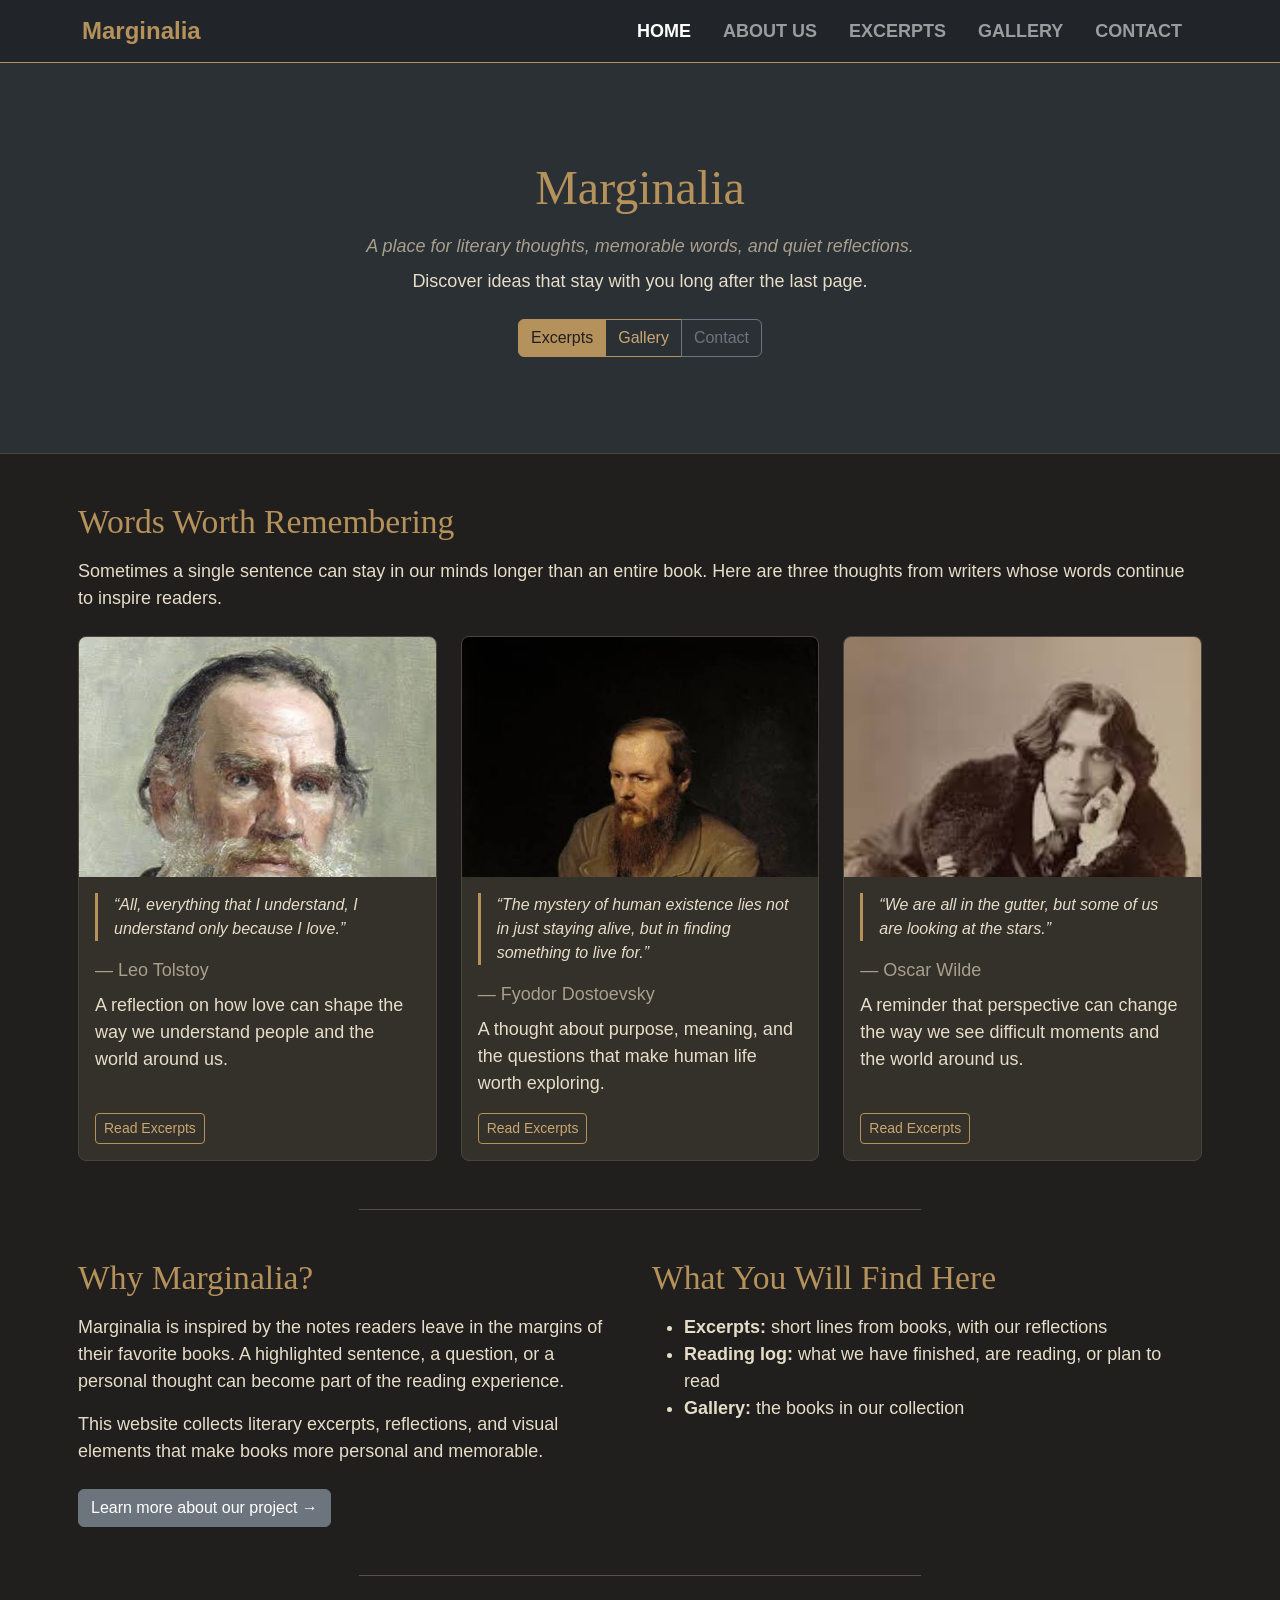
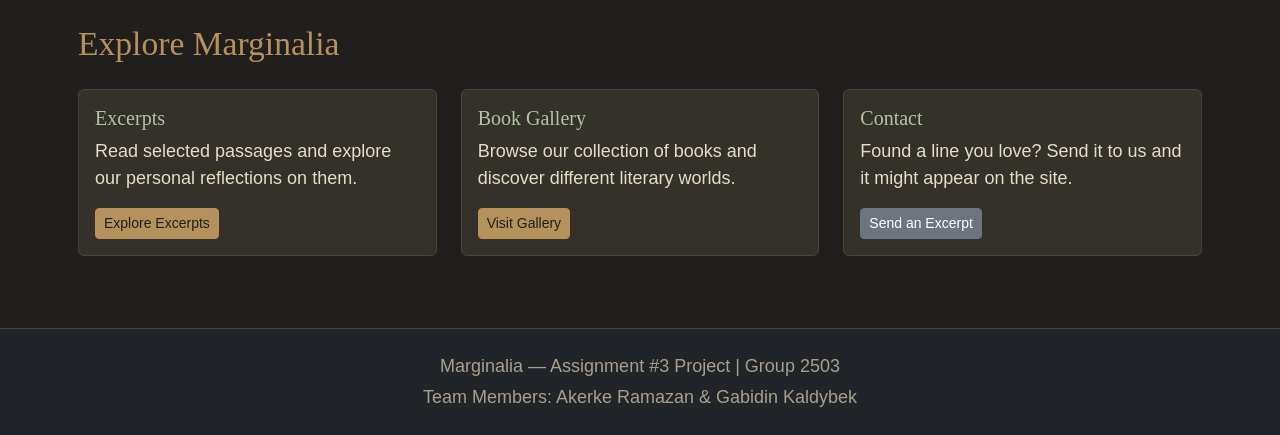
<file: Assignment3WEB/index.html>
<!DOCTYPE html>
<html lang="en" data-bs-theme="dark">
<head>
  <meta charset="UTF-8">
  <meta name="viewport" content="width=device-width, initial-scale=1.0">
  <title>Marginalia — A Place for Literary Thoughts</title>
  <meta name="description" content="Marginalia is a literary space for quotes, reflections, excerpts, and ideas from books.">
  
  <link href="https://cdn.jsdelivr.net/npm/bootstrap@5.3.3/dist/css/bootstrap.min.css" rel="stylesheet">
  <link rel="stylesheet" href="css/style.css">
</head>
<body>
  <a class="visually-hidden-focusable p-2" href="#main">Skip to main content</a>

  <header class="sticky-top">
    <nav class="navbar navbar-expand-lg bg-dark border-bottom border-primary" data-bs-theme="dark" aria-label="Main navigation">
      <div class="container">
        <a class="navbar-brand fw-bold text-primary fs-4" href="index.html">Marginalia</a>
        <button class="navbar-toggler" type="button" data-bs-toggle="collapse"
                data-bs-target="#mainNav" aria-controls="mainNav" aria-expanded="false"
                aria-label="Toggle navigation">
          <span class="navbar-toggler-icon"></span>
        </button>
        <div class="collapse navbar-collapse" id="mainNav">
          <ul class="navbar-nav ms-auto mb-2 mb-lg-0">
          <li class="nav-item"><a class="nav-link text-uppercase small fw-semibold px-lg-3 active" aria-current="page" href="index.html">Home</a></li>
          <li class="nav-item"><a class="nav-link text-uppercase small fw-semibold px-lg-3" href="about.html">About Us</a></li>
          <li class="nav-item"><a class="nav-link text-uppercase small fw-semibold px-lg-3" href="excerpts.html">Excerpts</a></li>
          <li class="nav-item"><a class="nav-link text-uppercase small fw-semibold px-lg-3" href="gallery.html">Gallery</a></li>
          <li class="nav-item"><a class="nav-link text-uppercase small fw-semibold px-lg-3" href="contact.html">Contact</a></li>
          </ul>
        </div>
      </div>
    </nav>
  </header>

  <section class="text-center bg-body-tertiary border-bottom py-5 px-3">
    <div class="container py-lg-5">
      <h1 class="mb-3">Marginalia</h1>
      <p class="fst-italic text-body-secondary mb-2">A place for literary thoughts, memorable words, and quiet reflections.</p>
      <p class="mb-4">Discover ideas that stay with you long after the last page.</p>
      <div class="btn-group" role="group" aria-label="Quick links">
        <a href="excerpts.html" class="btn btn-primary">Excerpts</a>
        <a href="gallery.html" class="btn btn-outline-primary">Gallery</a>
        <a href="contact.html" class="btn btn-outline-secondary">Contact</a>
      </div>
    </div>
  </section>

  <main id="main" class="container py-4 px-sm-2">

    <section class="mt-lg-4">
      <h2 class="mb-3">Words Worth Remembering</h2>
      <p class="mb-4">Sometimes a single sentence can stay in our minds longer than an entire book. Here are three thoughts from writers whose words continue to inspire readers.</p>
      <div class="mq-card-group">
      <article class="mq-card">
        <img src="images/leo-tolstoy.jpg" alt="Portrait of Leo Tolstoy">
        <div class="p-3 d-flex flex-column flex-grow-1">
          <blockquote class="border-start border-3 border-primary ps-3 mb-3 fst-italic">&ldquo;All, everything that I understand, I understand only because I love.&rdquo;</blockquote>
          <p class="text-body-secondary mb-2">— Leo Tolstoy</p>
          <p class="mb-3">A reflection on how love can shape the way we understand people and the world around us.</p>
          <a href="excerpts.html" class="btn btn-outline-primary btn-sm mt-auto align-self-start">Read Excerpts</a>
        </div>
      </article>
      <article class="mq-card">
        <img src="images/fyodor-dostoevsky.jpg" alt="Portrait of Fyodor Dostoevsky">
        <div class="p-3 d-flex flex-column flex-grow-1">
          <blockquote class="border-start border-3 border-primary ps-3 mb-3 fst-italic">&ldquo;The mystery of human existence lies not in just staying alive, but in finding something to live for.&rdquo;</blockquote>
          <p class="text-body-secondary mb-2">— Fyodor Dostoevsky</p>
          <p class="mb-3">A thought about purpose, meaning, and the questions that make human life worth exploring.</p>
          <a href="excerpts.html" class="btn btn-outline-primary btn-sm mt-auto align-self-start">Read Excerpts</a>
        </div>
      </article>
      <article class="mq-card">
        <img src="images/oscar-wilde.jpg" alt="Portrait of Oscar Wilde">
        <div class="p-3 d-flex flex-column flex-grow-1">
          <blockquote class="border-start border-3 border-primary ps-3 mb-3 fst-italic">&ldquo;We are all in the gutter, but some of us are looking at the stars.&rdquo;</blockquote>
          <p class="text-body-secondary mb-2">— Oscar Wilde</p>
          <p class="mb-3">A reminder that perspective can change the way we see difficult moments and the world around us.</p>
          <a href="excerpts.html" class="btn btn-outline-primary btn-sm mt-auto align-self-start">Read Excerpts</a>
        </div>
      </article>
      </div>
    </section>

    <hr class="my-5 mx-auto w-50">

    <div class="row g-4">
      <section class="col-12 col-lg-6">
        <h2 class="mb-3">Why Marginalia?</h2>
        <p>Marginalia is inspired by the notes readers leave in the margins of their favorite books. A highlighted sentence, a question, or a personal thought can become part of the reading experience.</p>
        <p class="mb-4">This website collects literary excerpts, reflections, and visual elements that make books more personal and memorable.</p>
        <a href="about.html" class="btn btn-secondary">Learn more about our project →</a>
      </section>
      <section class="col-12 col-lg-6">
        <h2 class="mb-3">What You Will Find Here</h2>
        <ul>
          <li><strong>Excerpts:</strong> short lines from books, with our reflections</li>
          <li><strong>Reading log:</strong> what we have finished, are reading, or plan to read</li>
          <li><strong>Gallery:</strong> the books in our collection</li>
        </ul>
      </section>
    </div>

    <hr class="my-5 mx-auto w-50">

    <section>
      <h2 class="mb-4">Explore Marginalia</h2>
      <div class="row g-4">
        <div class="col-12 col-md-6 col-lg-4">
          <article class="card h-100">
            <div class="card-body d-flex flex-column">
              <h3 class="card-title h5">Excerpts</h3>
              <p class="card-text">Read selected passages and explore our personal reflections on them.</p>
              <a href="excerpts.html" class="btn btn-primary btn-sm mt-auto align-self-start">Explore Excerpts</a>
            </div>
          </article>
        </div>
        <div class="col-12 col-md-6 col-lg-4">
          <article class="card h-100">
            <div class="card-body d-flex flex-column">
              <h3 class="card-title h5">Book Gallery</h3>
              <p class="card-text">Browse our collection of books and discover different literary worlds.</p>
              <a href="gallery.html" class="btn btn-primary btn-sm mt-auto align-self-start">Visit Gallery</a>
            </div>
          </article>
        </div>
        <div class="col-12 col-md-6 col-lg-4">
          <article class="card h-100">
            <div class="card-body d-flex flex-column">
              <h3 class="card-title h5">Contact</h3>
              <p class="card-text">Found a line you love? Send it to us and it might appear on the site.</p>
              <a href="contact.html" class="btn btn-secondary btn-sm mt-auto align-self-start">Send an Excerpt</a>
            </div>
          </article>
        </div>
      </div>
    </section>

  </main>

  <footer class="bg-dark border-top text-center text-body-secondary small py-4 px-3 px-sm-2 mt-5">
    <p class="mb-1">Marginalia — Assignment #3 Project | Group 2503</p>
    <p class="mb-0">Team Members: Akerke Ramazan &amp; Gabidin Kaldybek</p>
  </footer>

  <script src="https://cdn.jsdelivr.net/npm/bootstrap@5.3.3/dist/js/bootstrap.bundle.min.js"></script>
</body>
</html>
</file>
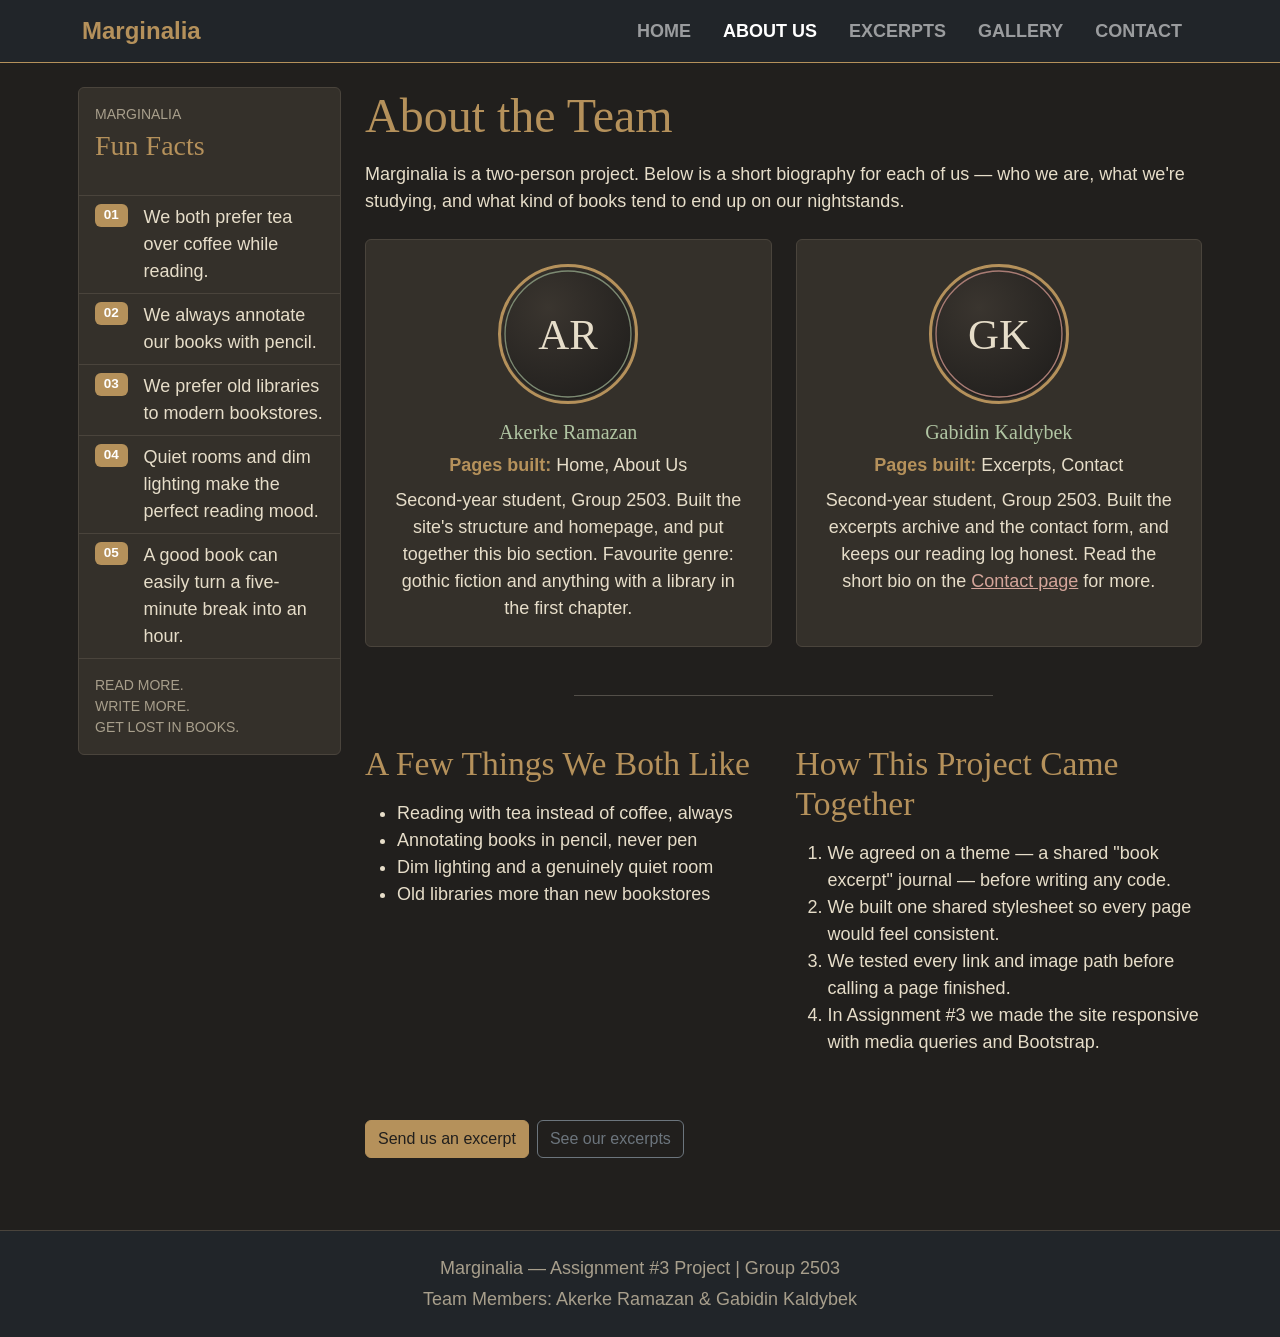
<file: Assignment3WEB/about.html>
<!DOCTYPE html>
<html lang="en" data-bs-theme="dark">
<head>
  <meta charset="UTF-8">
  <meta name="viewport" content="width=device-width, initial-scale=1.0">
  <title>About Us — Marginalia</title>
  <link href="https://cdn.jsdelivr.net/npm/bootstrap@5.3.3/dist/css/bootstrap.min.css" rel="stylesheet">
  <link rel="stylesheet" href="css/style.css">
</head>
<body>
  <a class="visually-hidden-focusable p-2" href="#main">Skip to main content</a>

  <header class="sticky-top">
    <nav class="navbar navbar-expand-lg bg-dark border-bottom border-primary" data-bs-theme="dark" aria-label="Main navigation">
      <div class="container">
        <a class="navbar-brand fw-bold text-primary fs-4" href="index.html">Marginalia</a>
        <button class="navbar-toggler" type="button" data-bs-toggle="collapse"
                data-bs-target="#mainNav" aria-controls="mainNav" aria-expanded="false"
                aria-label="Toggle navigation">
          <span class="navbar-toggler-icon"></span>
        </button>
        <div class="collapse navbar-collapse" id="mainNav">
          <ul class="navbar-nav ms-auto mb-2 mb-lg-0">
          <li class="nav-item"><a class="nav-link text-uppercase small fw-semibold px-lg-3" href="index.html">Home</a></li>
          <li class="nav-item"><a class="nav-link text-uppercase small fw-semibold px-lg-3 active" aria-current="page" href="about.html">About Us</a></li>
          <li class="nav-item"><a class="nav-link text-uppercase small fw-semibold px-lg-3" href="excerpts.html">Excerpts</a></li>
          <li class="nav-item"><a class="nav-link text-uppercase small fw-semibold px-lg-3" href="gallery.html">Gallery</a></li>
          <li class="nav-item"><a class="nav-link text-uppercase small fw-semibold px-lg-3" href="contact.html">Contact</a></li>
          </ul>
        </div>
      </div>
    </nav>
  </header>

  <div class="container py-4 px-sm-2">
    <div class="row g-4">

      <main id="main" class="col-12 col-lg-9 order-lg-2">
        <h1 class="mb-3">About the Team</h1>
        <p class="mb-4">Marginalia is a two-person project. Below is a short biography for each of us — who we are, what we're studying, and what kind of books tend to end up on our nightstands.</p>

        <div class="row g-4">
        <div class="col-12 col-md-6">
          <article class="card h-100 text-center">
            <div class="card-body p-4">
              <img src="images/avatar-akerke.svg" alt="Circular monogram portrait for Akerke Ramazan" width="140" height="140"
                   class="rounded-circle border border-primary border-3 d-block mx-auto mb-3">
              <h3 class="card-title h5">Akerke Ramazan</h3>
              <p class="mb-2"><span class="fw-bold text-primary">Pages built:</span> Home, About Us</p>
              <p class="card-text">Second-year student, Group 2503. Built the site's structure and homepage, and put together this bio section. Favourite genre: gothic fiction and anything with a library in the first chapter.</p>
            </div>
          </article>
        </div>
        <div class="col-12 col-md-6">
          <article class="card h-100 text-center">
            <div class="card-body p-4">
              <img src="images/avatar-teammate.svg" alt="Circular monogram portrait for Gabidin Kaldybek" width="140" height="140"
                   class="rounded-circle border border-primary border-3 d-block mx-auto mb-3">
              <h3 class="card-title h5">Gabidin Kaldybek</h3>
              <p class="mb-2"><span class="fw-bold text-primary">Pages built:</span> Excerpts, Contact</p>
              <p class="card-text">Second-year student, Group 2503. Built the excerpts archive and the contact form, and keeps our reading log honest. Read the short bio on the <a href="contact.html">Contact page</a> for more.</p>
            </div>
          </article>
        </div>
        </div>

        <hr class="my-5 mx-auto w-50">

        <div class="row g-4">
          <section class="col-12 col-lg-6">
            <h2 class="mb-3">A Few Things We Both Like</h2>
            <ul>
              <li>Reading with tea instead of coffee, always</li>
              <li>Annotating books in pencil, never pen</li>
              <li>Dim lighting and a genuinely quiet room</li>
              <li>Old libraries more than new bookstores</li>
            </ul>
          </section>
          <section class="col-12 col-lg-6">
            <h2 class="mb-3">How This Project Came Together</h2>
            <ol>
              <li>We agreed on a theme — a shared "book excerpt" journal — before writing any code.</li>
              <li>We built one shared stylesheet so every page would feel consistent.</li>
              <li>We tested every link and image path before calling a page finished.</li>
              <li>In Assignment #3 we made the site responsive with media queries and Bootstrap.</li>
            </ol>
          </section>
        </div>
        <div class="d-flex flex-wrap gap-2 mt-5">
          <a href="contact.html" class="btn btn-primary">Send us an excerpt</a>
          <a href="excerpts.html" class="btn btn-outline-secondary">See our excerpts</a>
        </div>
      </main>

      <aside class="col-12 col-lg-3 order-lg-1" aria-labelledby="facts-title">
        <div class="card">
          <div class="card-body">
            <p class="small text-body-secondary text-uppercase mb-1">Marginalia</p>
            <h2 id="facts-title" class="h3 mb-3">Fun Facts</h2>
          </div>
          <ul class="list-group list-group-flush">
          <li class="list-group-item bg-transparent d-flex gap-3">
            <span class="badge text-bg-primary align-self-start">01</span>
            <span>We both prefer tea over coffee while reading.</span>
          </li>
          <li class="list-group-item bg-transparent d-flex gap-3">
            <span class="badge text-bg-primary align-self-start">02</span>
            <span>We always annotate our books with pencil.</span>
          </li>
          <li class="list-group-item bg-transparent d-flex gap-3">
            <span class="badge text-bg-primary align-self-start">03</span>
            <span>We prefer old libraries to modern bookstores.</span>
          </li>
          <li class="list-group-item bg-transparent d-flex gap-3">
            <span class="badge text-bg-primary align-self-start">04</span>
            <span>Quiet rooms and dim lighting make the perfect reading mood.</span>
          </li>
          <li class="list-group-item bg-transparent d-flex gap-3">
            <span class="badge text-bg-primary align-self-start">05</span>
            <span>A good book can easily turn a five-minute break into an hour.</span>
          </li>
          </ul>
          <div class="card-body small text-uppercase text-body-secondary">
            Read more.<br>Write more.<br>Get lost in books.
          </div>
        </div>
      </aside>

    </div>
  </div>

  <footer class="bg-dark border-top text-center text-body-secondary small py-4 px-3 px-sm-2 mt-5">
    <p class="mb-1">Marginalia — Assignment #3 Project | Group 2503</p>
    <p class="mb-0">Team Members: Akerke Ramazan &amp; Gabidin Kaldybek</p>
  </footer>

  <script src="https://cdn.jsdelivr.net/npm/bootstrap@5.3.3/dist/js/bootstrap.bundle.min.js"></script>
</body>
</html>
</file>
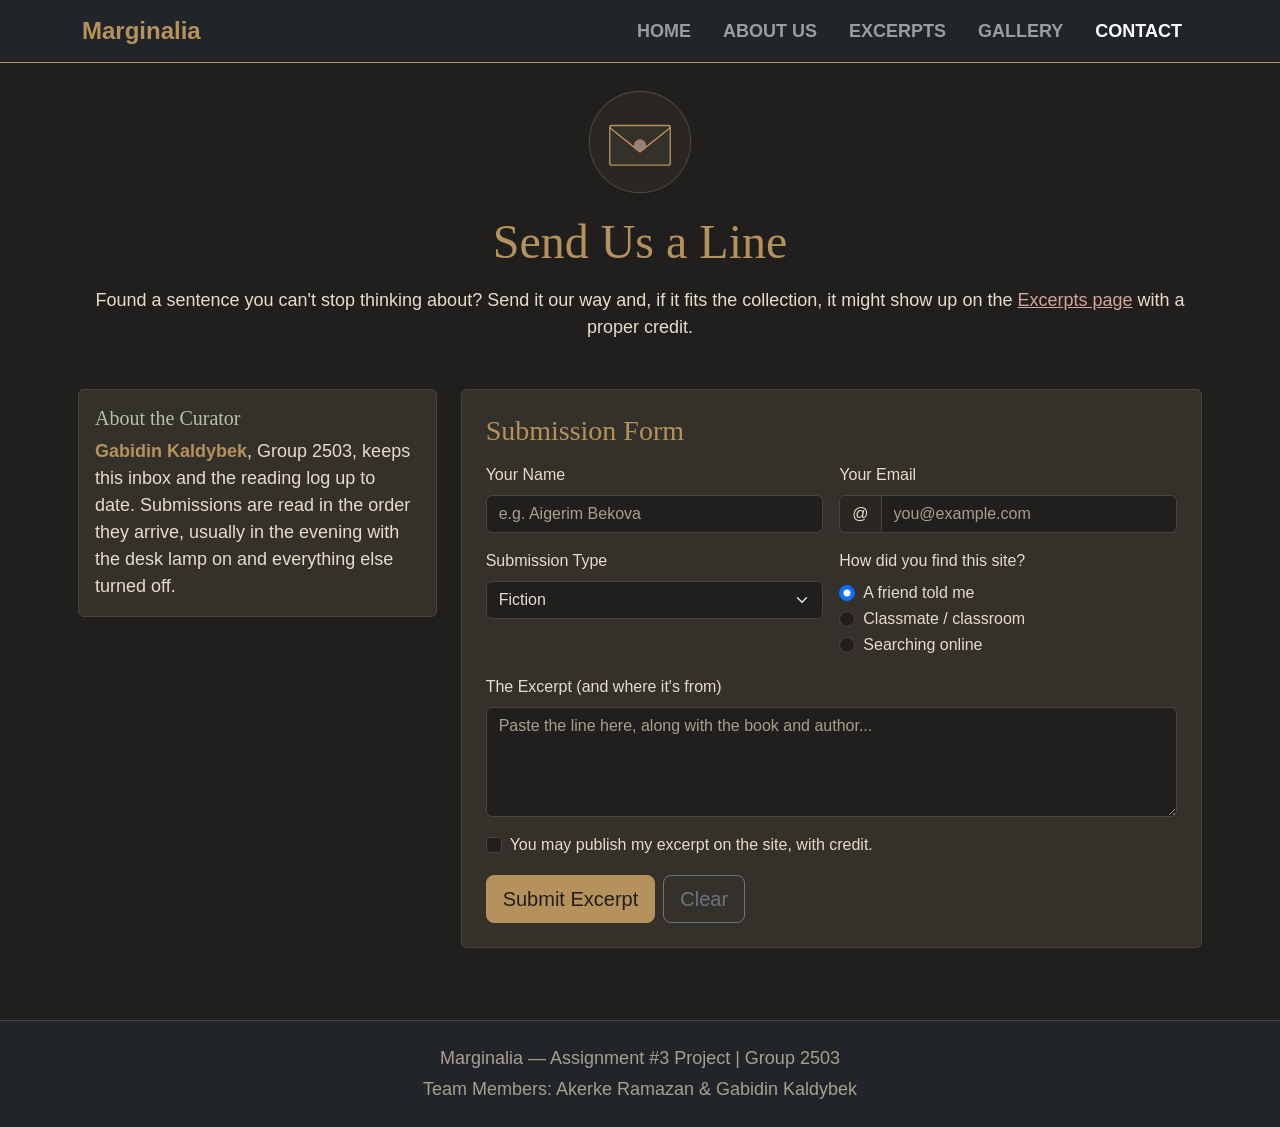
<file: Assignment3WEB/contact.html>
<!DOCTYPE html>
<html lang="en" data-bs-theme="dark">
<head>
  <meta charset="UTF-8">
  <meta name="viewport" content="width=device-width, initial-scale=1.0">
  <title>Contact — Marginalia</title>
  <link href="https://cdn.jsdelivr.net/npm/bootstrap@5.3.3/dist/css/bootstrap.min.css" rel="stylesheet">
  <link rel="stylesheet" href="css/style.css">
</head>
<body>
  <a class="visually-hidden-focusable p-2" href="#main">Skip to main content</a>

  <header class="sticky-top">
    <nav class="navbar navbar-expand-lg bg-dark border-bottom border-primary" data-bs-theme="dark" aria-label="Main navigation">
      <div class="container">
        <a class="navbar-brand fw-bold text-primary fs-4" href="index.html">Marginalia</a>
        <button class="navbar-toggler" type="button" data-bs-toggle="collapse"
                data-bs-target="#mainNav" aria-controls="mainNav" aria-expanded="false"
                aria-label="Toggle navigation">
          <span class="navbar-toggler-icon"></span>
        </button>
        <div class="collapse navbar-collapse" id="mainNav">
          <ul class="navbar-nav ms-auto mb-2 mb-lg-0">
          <li class="nav-item"><a class="nav-link text-uppercase small fw-semibold px-lg-3" href="index.html">Home</a></li>
          <li class="nav-item"><a class="nav-link text-uppercase small fw-semibold px-lg-3" href="about.html">About Us</a></li>
          <li class="nav-item"><a class="nav-link text-uppercase small fw-semibold px-lg-3" href="excerpts.html">Excerpts</a></li>
          <li class="nav-item"><a class="nav-link text-uppercase small fw-semibold px-lg-3" href="gallery.html">Gallery</a></li>
          <li class="nav-item"><a class="nav-link text-uppercase small fw-semibold px-lg-3 active" aria-current="page" href="contact.html">Contact</a></li>
          </ul>
        </div>
      </div>
    </nav>
  </header>

  <main id="main" class="container py-4 px-sm-2">
    <img src="images/envelope.svg" alt="Illustration of a sealed envelope with a wax stamp"
         width="110" height="110" class="d-block mx-auto mb-3">
    <h1 class="text-center mb-3">Send Us a Line</h1>
    <p class="text-center mb-5">Found a sentence you can't stop thinking about? Send it our way and, if it fits the collection, it might show up on the <a href="excerpts.html">Excerpts page</a> with a proper credit.</p>

    <div class="row g-4">

      <div class="col-12 col-lg-4">
        <div class="card">
          <div class="card-body">
            <h2 class="card-title h5">About the Curator</h2>
            <p class="card-text"><span class="fw-bold text-primary">Gabidin Kaldybek</span>, Group 2503, keeps this inbox and the reading log up to date. Submissions are read in the order they arrive, usually in the evening with the desk lamp on and everything else turned off.</p>
          </div>
        </div>
      </div>

      <div class="col-12 col-lg-8">
        <form class="card card-body p-3 p-md-4" action="#" method="post">
          <h2 class="h3 mb-3">Submission Form</h2>
          <div class="row g-3">

            <div class="col-12 col-md-6">
              <label for="name" class="form-label">Your Name</label>
              <input type="text" class="form-control" id="name" name="name" placeholder="e.g. Aigerim Bekova" autocomplete="name" required>
            </div>

            <div class="col-12 col-md-6">
              <label for="email" class="form-label">Your Email</label>
              <div class="input-group">
                <span class="input-group-text" id="email-addon" aria-hidden="true">@</span>
                <input type="email" class="form-control" id="email" name="email" placeholder="you@example.com" autocomplete="email" required>
              </div>
            </div>

            <div class="col-12 col-md-6">
              <label for="category" class="form-label">Submission Type</label>
              <select class="form-select" id="category" name="category">
                <option value="fiction">Fiction</option>
                <option value="poetry">Poetry</option>
                <option value="philosophy">Philosophy / Non-fiction</option>
                <option value="other">Something Else</option>
              </select>
            </div>

            <div class="col-12 col-md-6">
              <fieldset>
                <legend class="form-label fs-6">How did you find this site?</legend>
            <div class="form-check">
              <input class="form-check-input" type="radio" name="source" id="source-friend" value="friend" checked>
              <label class="form-check-label" for="source-friend">A friend told me</label>
            </div>
            <div class="form-check">
              <input class="form-check-input" type="radio" name="source" id="source-class" value="class">
              <label class="form-check-label" for="source-class">Classmate / classroom</label>
            </div>
            <div class="form-check">
              <input class="form-check-input" type="radio" name="source" id="source-search" value="search">
              <label class="form-check-label" for="source-search">Searching online</label>
            </div>
              </fieldset>
            </div>

            <div class="col-12">
              <label for="excerpt" class="form-label">The Excerpt (and where it's from)</label>
              <textarea class="form-control" id="excerpt" name="excerpt" rows="4" placeholder="Paste the line here, along with the book and author..."></textarea>
            </div>

            <div class="col-12">
              <div class="form-check">
                <input class="form-check-input" type="checkbox" id="permission" name="permission" required>
                <label class="form-check-label" for="permission">You may publish my excerpt on the site, with credit.</label>
              </div>
            </div>

            <div class="col-12 d-flex flex-wrap gap-2">
              <button type="submit" class="btn btn-primary btn-lg">Submit Excerpt</button>
              <button type="reset" class="btn btn-outline-secondary btn-lg">Clear</button>
            </div>

          </div>
        </form>
      </div>

    </div>
  </main>

  <footer class="bg-dark border-top text-center text-body-secondary small py-4 px-3 px-sm-2 mt-5">
    <p class="mb-1">Marginalia — Assignment #3 Project | Group 2503</p>
    <p class="mb-0">Team Members: Akerke Ramazan &amp; Gabidin Kaldybek</p>
  </footer>

  <script src="https://cdn.jsdelivr.net/npm/bootstrap@5.3.3/dist/js/bootstrap.bundle.min.js"></script>
</body>
</html>
</file>
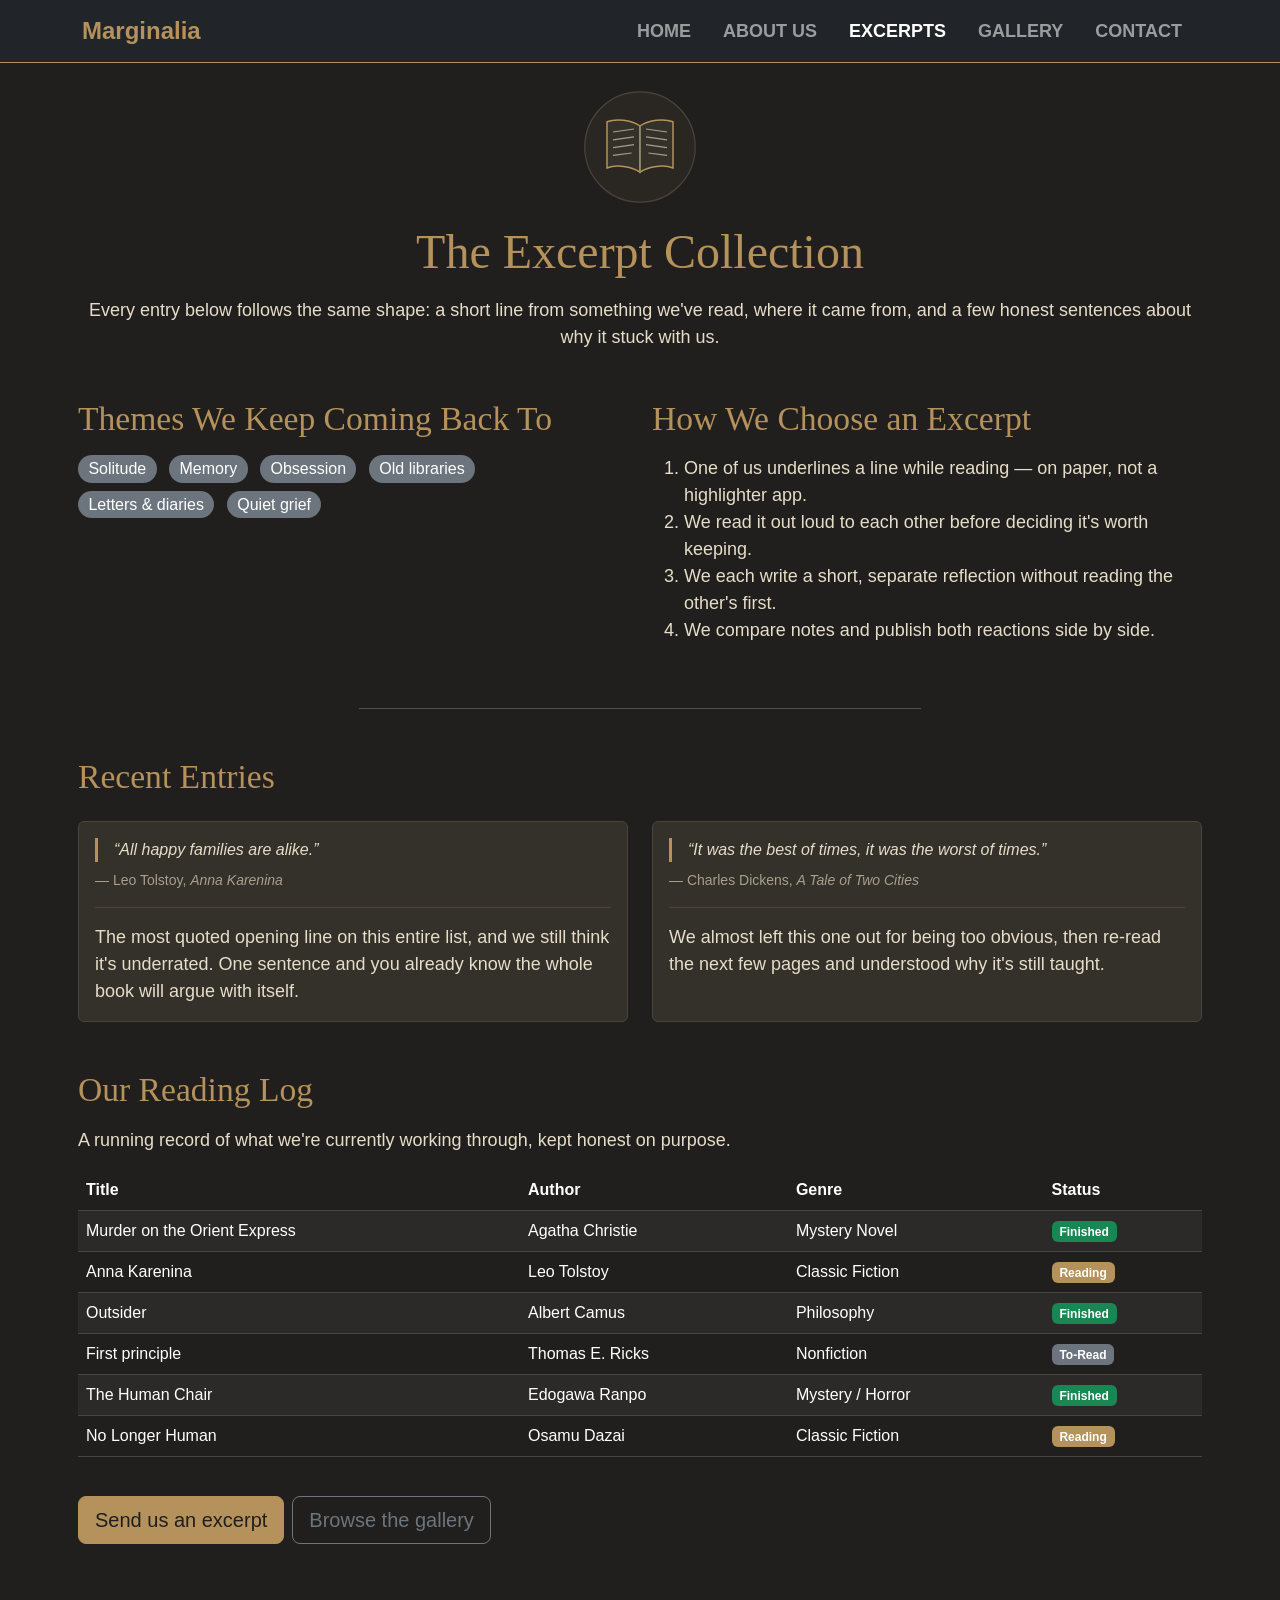
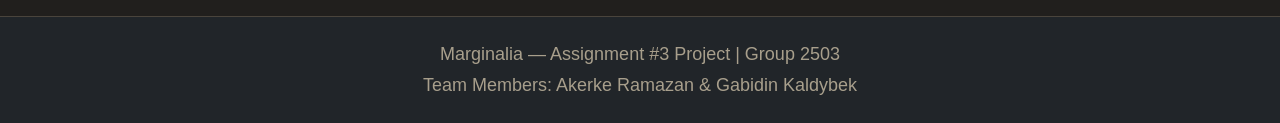
<file: Assignment3WEB/excerpts.html>
<!DOCTYPE html>
<html lang="en" data-bs-theme="dark">
<head>
  <meta charset="UTF-8">
  <meta name="viewport" content="width=device-width, initial-scale=1.0">
  <title>Excerpts — Marginalia</title>
  <link href="https://cdn.jsdelivr.net/npm/bootstrap@5.3.3/dist/css/bootstrap.min.css" rel="stylesheet">
  <link rel="stylesheet" href="css/style.css">
</head>
<body>
  <a class="visually-hidden-focusable p-2" href="#main">Skip to main content</a>

  <header class="sticky-top">
    <nav class="navbar navbar-expand-lg bg-dark border-bottom border-primary" data-bs-theme="dark" aria-label="Main navigation">
      <div class="container">
        <a class="navbar-brand fw-bold text-primary fs-4" href="index.html">Marginalia</a>
        <button class="navbar-toggler" type="button" data-bs-toggle="collapse"
                data-bs-target="#mainNav" aria-controls="mainNav" aria-expanded="false"
                aria-label="Toggle navigation">
          <span class="navbar-toggler-icon"></span>
        </button>
        <div class="collapse navbar-collapse" id="mainNav">
          <ul class="navbar-nav ms-auto mb-2 mb-lg-0">
          <li class="nav-item"><a class="nav-link text-uppercase small fw-semibold px-lg-3" href="index.html">Home</a></li>
          <li class="nav-item"><a class="nav-link text-uppercase small fw-semibold px-lg-3" href="about.html">About Us</a></li>
          <li class="nav-item"><a class="nav-link text-uppercase small fw-semibold px-lg-3 active" aria-current="page" href="excerpts.html">Excerpts</a></li>
          <li class="nav-item"><a class="nav-link text-uppercase small fw-semibold px-lg-3" href="gallery.html">Gallery</a></li>
          <li class="nav-item"><a class="nav-link text-uppercase small fw-semibold px-lg-3" href="contact.html">Contact</a></li>
          </ul>
        </div>
      </div>
    </nav>
  </header>

  <main id="main" class="container py-4 px-sm-2">
    <img src="images/open-book.svg" alt="Illustration of an open book with lines of text on each page"
         width="120" height="120" class="d-block mx-auto mb-3">
    <h1 class="text-center mb-3">The Excerpt Collection</h1>
    <p class="text-center mb-5">Every entry below follows the same shape: a short line from something we've read, where it came from, and a few honest sentences about why it stuck with us.</p>

    <div class="row g-4">
      <section class="col-12 col-lg-6">
        <h2 class="mb-3">Themes We Keep Coming Back To</h2>
        <ul class="list-inline">
            <li class="list-inline-item mb-2"><span class="badge rounded-pill text-bg-secondary fs-6 fw-normal">Solitude</span></li>
            <li class="list-inline-item mb-2"><span class="badge rounded-pill text-bg-secondary fs-6 fw-normal">Memory</span></li>
            <li class="list-inline-item mb-2"><span class="badge rounded-pill text-bg-secondary fs-6 fw-normal">Obsession</span></li>
            <li class="list-inline-item mb-2"><span class="badge rounded-pill text-bg-secondary fs-6 fw-normal">Old libraries</span></li>
            <li class="list-inline-item mb-2"><span class="badge rounded-pill text-bg-secondary fs-6 fw-normal">Letters &amp; diaries</span></li>
            <li class="list-inline-item mb-2"><span class="badge rounded-pill text-bg-secondary fs-6 fw-normal">Quiet grief</span></li>
        </ul>
      </section>
      <section class="col-12 col-lg-6">
        <h2 class="mb-3">How We Choose an Excerpt</h2>
        <ol>
          <li>One of us underlines a line while reading — on paper, not a highlighter app.</li>
          <li>We read it out loud to each other before deciding it's worth keeping.</li>
          <li>We each write a short, separate reflection without reading the other's first.</li>
          <li>We compare notes and publish both reactions side by side.</li>
        </ol>
      </section>
    </div>

    <hr class="my-5 mx-auto w-50">

    <h2 class="mb-4">Recent Entries</h2>
    <div class="row g-4">
      <div class="col-12 col-lg-6">
        <article class="card h-100">
          <div class="card-body">
            <blockquote class="border-start border-3 border-primary ps-3 mb-2 fst-italic">&ldquo;All happy families are alike.&rdquo;</blockquote>
            <p class="small text-body-secondary">— Leo Tolstoy, <em>Anna Karenina</em></p>
            <p class="card-text border-top pt-3">The most quoted opening line on this entire list, and we still think it's underrated. One sentence and you already know the whole book will argue with itself.</p>
          </div>
        </article>
      </div>
      <div class="col-12 col-lg-6">
        <article class="card h-100">
          <div class="card-body">
            <blockquote class="border-start border-3 border-primary ps-3 mb-2 fst-italic">&ldquo;It was the best of times, it was the worst of times.&rdquo;</blockquote>
            <p class="small text-body-secondary">— Charles Dickens, <em>A Tale of Two Cities</em></p>
            <p class="card-text border-top pt-3">We almost left this one out for being too obvious, then re-read the next few pages and understood why it's still taught.</p>
          </div>
        </article>
      </div>
    </div>

    <h2 class="mt-5 mb-3">Our Reading Log</h2>
    <p>A running record of what we're currently working through, kept honest on purpose.</p>
    <div class="table-responsive">
      <table class="table table-striped table-hover align-middle">
        <caption class="visually-hidden">Books we have finished, are reading, or plan to read</caption>
        <thead>
          <tr>
            <th scope="col">Title</th>
            <th scope="col">Author</th>
            <th scope="col">Genre</th>
            <th scope="col">Status</th>
          </tr>
        </thead>
        <tbody>
          <tr>
            <td>Murder on the Orient Express</td><td>Agatha Christie</td><td>Mystery Novel</td>
            <td><span class="badge text-bg-success">Finished</span></td>
          </tr>
          <tr>
            <td>Anna Karenina</td><td>Leo Tolstoy</td><td>Classic Fiction</td>
            <td><span class="badge text-bg-primary">Reading</span></td>
          </tr>
          <tr>
            <td>Outsider</td><td>Albert Camus</td><td>Philosophy</td>
            <td><span class="badge text-bg-success">Finished</span></td>
          </tr>
          <tr>
            <td>First principle</td><td>Thomas E. Ricks</td><td>Nonfiction</td>
            <td><span class="badge text-bg-secondary">To-Read</span></td>
          </tr>
          <tr>
            <td>The Human Chair</td><td>Edogawa Ranpo</td><td>Mystery / Horror</td>
            <td><span class="badge text-bg-success">Finished</span></td>
          </tr>
          <tr>
            <td>No Longer Human</td><td>Osamu Dazai</td><td>Classic Fiction</td>
            <td><span class="badge text-bg-primary">Reading</span></td>
          </tr>
        </tbody>
      </table>
    </div>

    <div class="d-flex flex-wrap gap-2 mt-4">
      <a href="contact.html" class="btn btn-primary btn-lg">Send us an excerpt</a>
      <a href="gallery.html" class="btn btn-outline-secondary btn-lg">Browse the gallery</a>
    </div>
  </main>

  <footer class="bg-dark border-top text-center text-body-secondary small py-4 px-3 px-sm-2 mt-5">
    <p class="mb-1">Marginalia — Assignment #3 Project | Group 2503</p>
    <p class="mb-0">Team Members: Akerke Ramazan &amp; Gabidin Kaldybek</p>
  </footer>

  <script src="https://cdn.jsdelivr.net/npm/bootstrap@5.3.3/dist/js/bootstrap.bundle.min.js"></script>
</body>
</html>
</file>
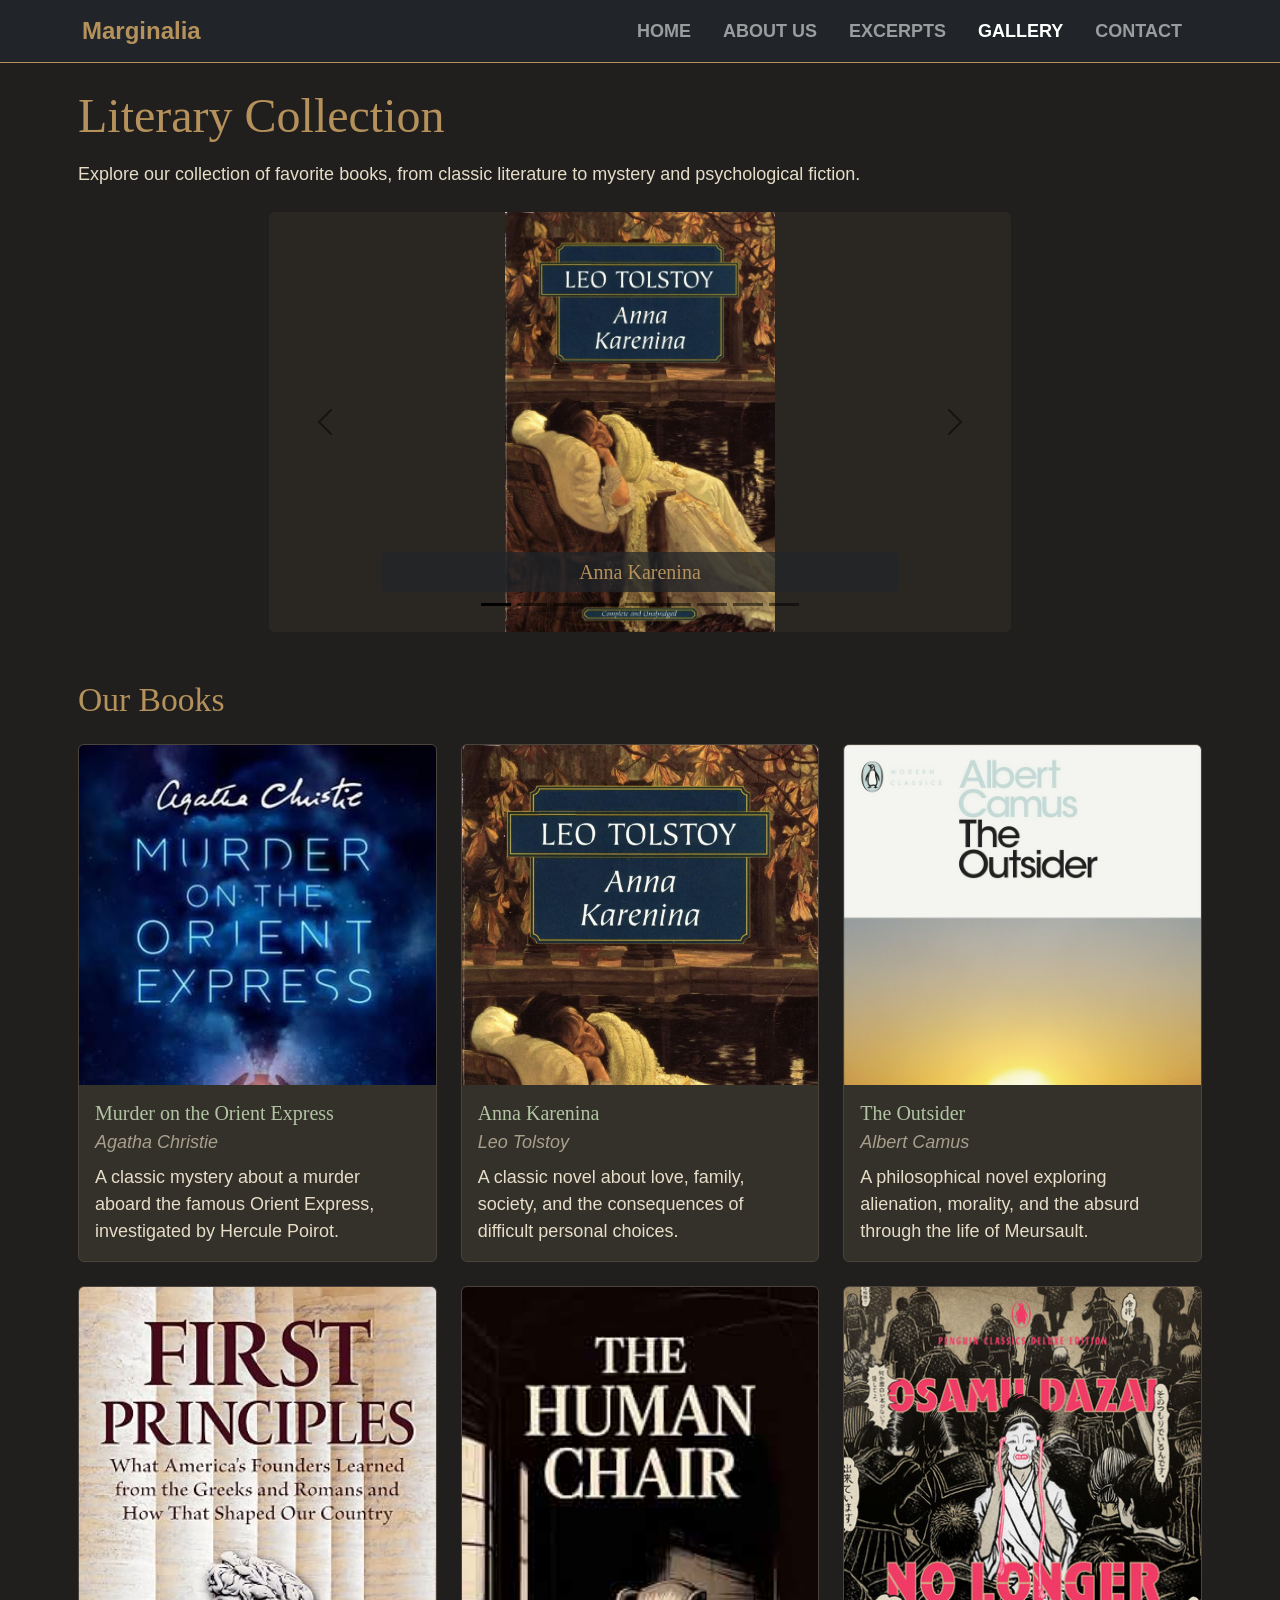
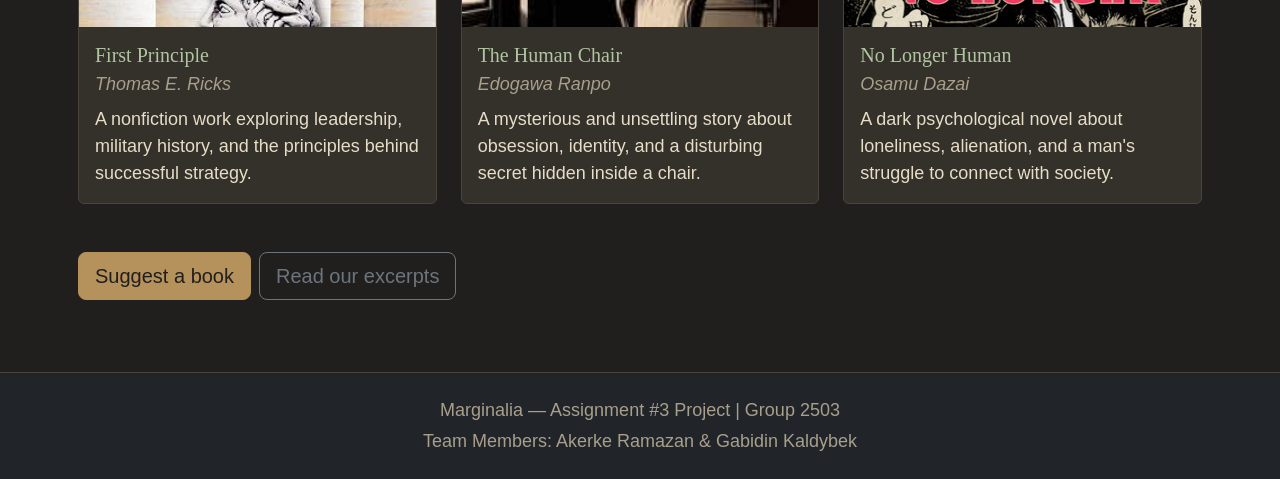
<file: Assignment3WEB/gallery.html>
<!DOCTYPE html>
<html lang="en" data-bs-theme="dark">
<head>
  <meta charset="UTF-8">
  <meta name="viewport" content="width=device-width, initial-scale=1.0">
  <title>Gallery — Marginalia</title>
  <link href="https://cdn.jsdelivr.net/npm/bootstrap@5.3.3/dist/css/bootstrap.min.css" rel="stylesheet">
  <link rel="stylesheet" href="css/style.css">
</head>
<body>
  <a class="visually-hidden-focusable p-2" href="#main">Skip to main content</a>

  <header class="sticky-top">
    <nav class="navbar navbar-expand-lg bg-dark border-bottom border-primary" data-bs-theme="dark" aria-label="Main navigation">
      <div class="container">
        <a class="navbar-brand fw-bold text-primary fs-4" href="index.html">Marginalia</a>
        <button class="navbar-toggler" type="button" data-bs-toggle="collapse"
                data-bs-target="#mainNav" aria-controls="mainNav" aria-expanded="false"
                aria-label="Toggle navigation">
          <span class="navbar-toggler-icon"></span>
        </button>
        <div class="collapse navbar-collapse" id="mainNav">
          <ul class="navbar-nav ms-auto mb-2 mb-lg-0">
          <li class="nav-item"><a class="nav-link text-uppercase small fw-semibold px-lg-3" href="index.html">Home</a></li>
          <li class="nav-item"><a class="nav-link text-uppercase small fw-semibold px-lg-3" href="about.html">About Us</a></li>
          <li class="nav-item"><a class="nav-link text-uppercase small fw-semibold px-lg-3" href="excerpts.html">Excerpts</a></li>
          <li class="nav-item"><a class="nav-link text-uppercase small fw-semibold px-lg-3 active" aria-current="page" href="gallery.html">Gallery</a></li>
          <li class="nav-item"><a class="nav-link text-uppercase small fw-semibold px-lg-3" href="contact.html">Contact</a></li>
          </ul>
        </div>
      </div>
    </nav>
  </header>

  <main id="main" class="container py-4 px-sm-2">
    <h1 class="mb-3">Literary Collection</h1>
    <p class="mb-4">Explore our collection of favorite books, from classic literature to mystery and psychological fiction.</p>

    <div class="row justify-content-center mb-5">
      <div class="col-12 col-lg-8">
        <div id="galleryCarousel" class="carousel slide" aria-label="Books and authors carousel">
          <div class="carousel-indicators">
          <button type="button" data-bs-target="#galleryCarousel" data-bs-slide-to="0" class="active" aria-current="true" aria-label="Slide 1: Anna Karenina"></button>
          <button type="button" data-bs-target="#galleryCarousel" data-bs-slide-to="1" aria-label="Slide 2: Murder on the Orient Express"></button>
          <button type="button" data-bs-target="#galleryCarousel" data-bs-slide-to="2" aria-label="Slide 3: The Outsider"></button>
          <button type="button" data-bs-target="#galleryCarousel" data-bs-slide-to="3" aria-label="Slide 4: First Principle"></button>
          <button type="button" data-bs-target="#galleryCarousel" data-bs-slide-to="4" aria-label="Slide 5: The Human Chair"></button>
          <button type="button" data-bs-target="#galleryCarousel" data-bs-slide-to="5" aria-label="Slide 6: No Longer Human"></button>
          <button type="button" data-bs-target="#galleryCarousel" data-bs-slide-to="6" aria-label="Slide 7: Leo Tolstoy"></button>
          <button type="button" data-bs-target="#galleryCarousel" data-bs-slide-to="7" aria-label="Slide 8: Fyodor Dostoevsky"></button>
          <button type="button" data-bs-target="#galleryCarousel" data-bs-slide-to="8" aria-label="Slide 9: Oscar Wilde"></button>
          </div>
          <div class="carousel-inner rounded">
          <div class="carousel-item active">
            <img src="images/anna-karenina.jpg" class="d-block w-100 carousel-img" alt="Book cover of Anna Karenina">
            <div class="carousel-caption d-none d-md-block bg-dark bg-opacity-75 rounded py-2">
              <h3 class="h5 mb-0">Anna Karenina</h3>
            </div>
          </div>
          <div class="carousel-item">
            <img src="images/murder-on-the-orient-express.jpg" class="d-block w-100 carousel-img" alt="Book cover of Murder on the Orient Express">
            <div class="carousel-caption d-none d-md-block bg-dark bg-opacity-75 rounded py-2">
              <h3 class="h5 mb-0">Murder on the Orient Express</h3>
            </div>
          </div>
          <div class="carousel-item">
            <img src="images/the-outsider.jpg" class="d-block w-100 carousel-img" alt="Book cover of The Outsider">
            <div class="carousel-caption d-none d-md-block bg-dark bg-opacity-75 rounded py-2">
              <h3 class="h5 mb-0">The Outsider</h3>
            </div>
          </div>
          <div class="carousel-item">
            <img src="images/first-principle.jpg" class="d-block w-100 carousel-img" alt="Book cover of First Principle">
            <div class="carousel-caption d-none d-md-block bg-dark bg-opacity-75 rounded py-2">
              <h3 class="h5 mb-0">First Principle</h3>
            </div>
          </div>
          <div class="carousel-item">
            <img src="images/the-human-chair.jpg" class="d-block w-100 carousel-img" alt="Book cover of The Human Chair">
            <div class="carousel-caption d-none d-md-block bg-dark bg-opacity-75 rounded py-2">
              <h3 class="h5 mb-0">The Human Chair</h3>
            </div>
          </div>
          <div class="carousel-item">
            <img src="images/no-longer-human.jpg" class="d-block w-100 carousel-img" alt="Book cover of No Longer Human">
            <div class="carousel-caption d-none d-md-block bg-dark bg-opacity-75 rounded py-2">
              <h3 class="h5 mb-0">No Longer Human</h3>
            </div>
          </div>
          <div class="carousel-item">
            <img src="images/leo-tolstoy.jpg" class="d-block w-100 carousel-img" alt="Portrait of Leo Tolstoy">
            <div class="carousel-caption d-none d-md-block bg-dark bg-opacity-75 rounded py-2">
              <h3 class="h5 mb-0">Leo Tolstoy</h3>
            </div>
          </div>
          <div class="carousel-item">
            <img src="images/fyodor-dostoevsky.jpg" class="d-block w-100 carousel-img" alt="Portrait of Fyodor Dostoevsky">
            <div class="carousel-caption d-none d-md-block bg-dark bg-opacity-75 rounded py-2">
              <h3 class="h5 mb-0">Fyodor Dostoevsky</h3>
            </div>
          </div>
          <div class="carousel-item">
            <img src="images/oscar-wilde.jpg" class="d-block w-100 carousel-img" alt="Portrait of Oscar Wilde">
            <div class="carousel-caption d-none d-md-block bg-dark bg-opacity-75 rounded py-2">
              <h3 class="h5 mb-0">Oscar Wilde</h3>
            </div>
          </div>
          </div>
          <button class="carousel-control-prev" type="button" data-bs-target="#galleryCarousel" data-bs-slide="prev">
            <span class="carousel-control-prev-icon" aria-hidden="true"></span>
            <span class="visually-hidden">Previous</span>
          </button>
          <button class="carousel-control-next" type="button" data-bs-target="#galleryCarousel" data-bs-slide="next">
            <span class="carousel-control-next-icon" aria-hidden="true"></span>
            <span class="visually-hidden">Next</span>
          </button>
        </div>
      </div>
    </div>

    <h2 class="mb-4">Our Books</h2>
    <div class="row g-4">
        <div class="col-12 col-sm-6 col-lg-4">
          <article class="card h-100">
            <img src="images/murder-on-the-orient-express.jpg" alt="Book cover of Murder on the Orient Express" class="card-img-top gallery-img">
            <div class="card-body">
              <h3 class="card-title h5">Murder on the Orient Express</h3>
              <p class="card-subtitle fst-italic text-body-secondary mb-2">Agatha Christie</p>
              <p class="card-text">A classic mystery about a murder aboard the famous Orient Express, investigated by Hercule Poirot.</p>
            </div>
          </article>
        </div>
        <div class="col-12 col-sm-6 col-lg-4">
          <article class="card h-100">
            <img src="images/anna-karenina.jpg" alt="Book cover of Anna Karenina" class="card-img-top gallery-img">
            <div class="card-body">
              <h3 class="card-title h5">Anna Karenina</h3>
              <p class="card-subtitle fst-italic text-body-secondary mb-2">Leo Tolstoy</p>
              <p class="card-text">A classic novel about love, family, society, and the consequences of difficult personal choices.</p>
            </div>
          </article>
        </div>
        <div class="col-12 col-sm-6 col-lg-4">
          <article class="card h-100">
            <img src="images/the-outsider.jpg" alt="Book cover of The Outsider" class="card-img-top gallery-img">
            <div class="card-body">
              <h3 class="card-title h5">The Outsider</h3>
              <p class="card-subtitle fst-italic text-body-secondary mb-2">Albert Camus</p>
              <p class="card-text">A philosophical novel exploring alienation, morality, and the absurd through the life of Meursault.</p>
            </div>
          </article>
        </div>
        <div class="col-12 col-sm-6 col-lg-4">
          <article class="card h-100">
            <img src="images/first-principle.jpg" alt="Book cover of First Principle" class="card-img-top gallery-img">
            <div class="card-body">
              <h3 class="card-title h5">First Principle</h3>
              <p class="card-subtitle fst-italic text-body-secondary mb-2">Thomas E. Ricks</p>
              <p class="card-text">A nonfiction work exploring leadership, military history, and the principles behind successful strategy.</p>
            </div>
          </article>
        </div>
        <div class="col-12 col-sm-6 col-lg-4">
          <article class="card h-100">
            <img src="images/the-human-chair.jpg" alt="Book cover of The Human Chair" class="card-img-top gallery-img">
            <div class="card-body">
              <h3 class="card-title h5">The Human Chair</h3>
              <p class="card-subtitle fst-italic text-body-secondary mb-2">Edogawa Ranpo</p>
              <p class="card-text">A mysterious and unsettling story about obsession, identity, and a disturbing secret hidden inside a chair.</p>
            </div>
          </article>
        </div>
        <div class="col-12 col-sm-6 col-lg-4">
          <article class="card h-100">
            <img src="images/no-longer-human.jpg" alt="Book cover of No Longer Human" class="card-img-top gallery-img">
            <div class="card-body">
              <h3 class="card-title h5">No Longer Human</h3>
              <p class="card-subtitle fst-italic text-body-secondary mb-2">Osamu Dazai</p>
              <p class="card-text">A dark psychological novel about loneliness, alienation, and a man's struggle to connect with society.</p>
            </div>
          </article>
        </div>
    </div>

    <div class="d-flex flex-wrap gap-2 mt-5">
      <a href="contact.html" class="btn btn-primary btn-lg">Suggest a book</a>
      <a href="excerpts.html" class="btn btn-outline-secondary btn-lg">Read our excerpts</a>
    </div>
  </main>

  <footer class="bg-dark border-top text-center text-body-secondary small py-4 px-3 px-sm-2 mt-5">
    <p class="mb-1">Marginalia — Assignment #3 Project | Group 2503</p>
    <p class="mb-0">Team Members: Akerke Ramazan &amp; Gabidin Kaldybek</p>
  </footer>

  <script src="https://cdn.jsdelivr.net/npm/bootstrap@5.3.3/dist/js/bootstrap.bundle.min.js"></script>
</body>
</html>
</file>
<file: Assignment3WEB/css/style.css>
:root,
[data-bs-theme="dark"] {
  --bg: #211f1d;
  --bg-alt: #2a2723;
  --surface: #34302a;
  --border: #4a443c;
  --accent-gold: #b5915b;
  --accent-sage: #b1c5a3;

  --bs-body-bg: #211f1d;
  --bs-body-color: #e6ddc9;
  --bs-secondary-color: #a89f8c;
  --bs-tertiary-bg: #2a2723;
  --bs-border-color: #4a443c;
  --bs-heading-color: #b5915b;
  --bs-primary: #b5915b;
  --bs-primary-rgb: 181, 145, 91;
  --bs-link-color: #d4a59a;
  --bs-link-color-rgb: 212, 165, 154;
  --bs-link-hover-color: #e6c9a0;
  --bs-link-hover-color-rgb: 230, 201, 160;
  --bs-font-sans-serif: 'Segoe UI', Tahoma, Verdana, sans-serif;
}

h1, h2, h3, h4, h5 {
  font-family: Georgia, 'Times New Roman', Times, serif;
  font-weight: 400;
}

h3, h4, h5, .card-title { color: var(--accent-sage); }

.card {
  --bs-card-bg: var(--surface);
  --bs-card-border-color: var(--border);
  --bs-card-cap-bg: var(--bg-alt);
  transition: transform 0.25s ease, box-shadow 0.25s ease;
}

.card:hover {
  transform: translateY(-4px);
  box-shadow: 0 10px 22px rgba(0, 0, 0, 0.4);
}

h1 { font-size: 2rem; }
h2 { font-size: 1.5rem; }
h3 { font-size: 1.2rem; }
p, li { font-size: 1rem; }

@media (min-width: 768px) {
  h1 { font-size: 2.5rem; }
  h2 { font-size: 1.8rem; }
  h3 { font-size: 1.3rem; }
  p, li { font-size: 1.05rem; }
}

@media (min-width: 992px) {
  h1 { font-size: 3rem; }
  h2 { font-size: 2.1rem; }
  h3 { font-size: 1.4rem; }
  p, li { font-size: 1.125rem; }
}

.mq-card-group {
  display: grid;
  grid-template-columns: 1fr;
  gap: 1.5rem;
}

@media (min-width: 768px) {
  .mq-card-group { grid-template-columns: repeat(2, 1fr); }
}

@media (min-width: 992px) {
  .mq-card-group { grid-template-columns: repeat(3, 1fr); }
}

.mq-card {
  display: flex;
  flex-direction: column;
  background-color: var(--surface);
  border: 1px solid var(--border);
  border-radius: 0.5rem;
  overflow: hidden;
}

.mq-card img {
  width: 100%;
  height: 240px;
  object-fit: cover;
  object-position: top;
}

.btn-primary {
  --bs-btn-color: #211f1d;
  --bs-btn-bg: #b5915b;
  --bs-btn-border-color: #b5915b;
  --bs-btn-hover-color: #211f1d;
  --bs-btn-hover-bg: #c9a673;
  --bs-btn-hover-border-color: #c9a673;
  --bs-btn-active-color: #211f1d;
  --bs-btn-active-bg: #d4b283;
  --bs-btn-active-border-color: #d4b283;
  --bs-btn-focus-shadow-rgb: 181, 145, 91;
}

.btn-outline-primary {
  --bs-btn-color: #c9a673;
  --bs-btn-border-color: #b5915b;
  --bs-btn-hover-color: #211f1d;
  --bs-btn-hover-bg: #b5915b;
  --bs-btn-hover-border-color: #b5915b;
  --bs-btn-active-color: #211f1d;
  --bs-btn-active-bg: #c9a673;
  --bs-btn-active-border-color: #c9a673;
  --bs-btn-focus-shadow-rgb: 181, 145, 91;
}

.form-control:focus,
.form-select:focus {
  border-color: var(--accent-gold);
  box-shadow: 0 0 0 0.25rem rgba(181, 145, 91, 0.3);
}

.gallery-img {
  height: 300px;
  object-fit: cover;
  object-position: top;
}

.carousel-img {
  height: 300px;
  object-fit: contain;
  background-color: var(--bg-alt);
}

.carousel-caption { bottom: 2.5rem; }

@media (min-width: 768px) {
  .gallery-img { height: 340px; }
  .carousel-img { height: 420px; }
}
</file>
